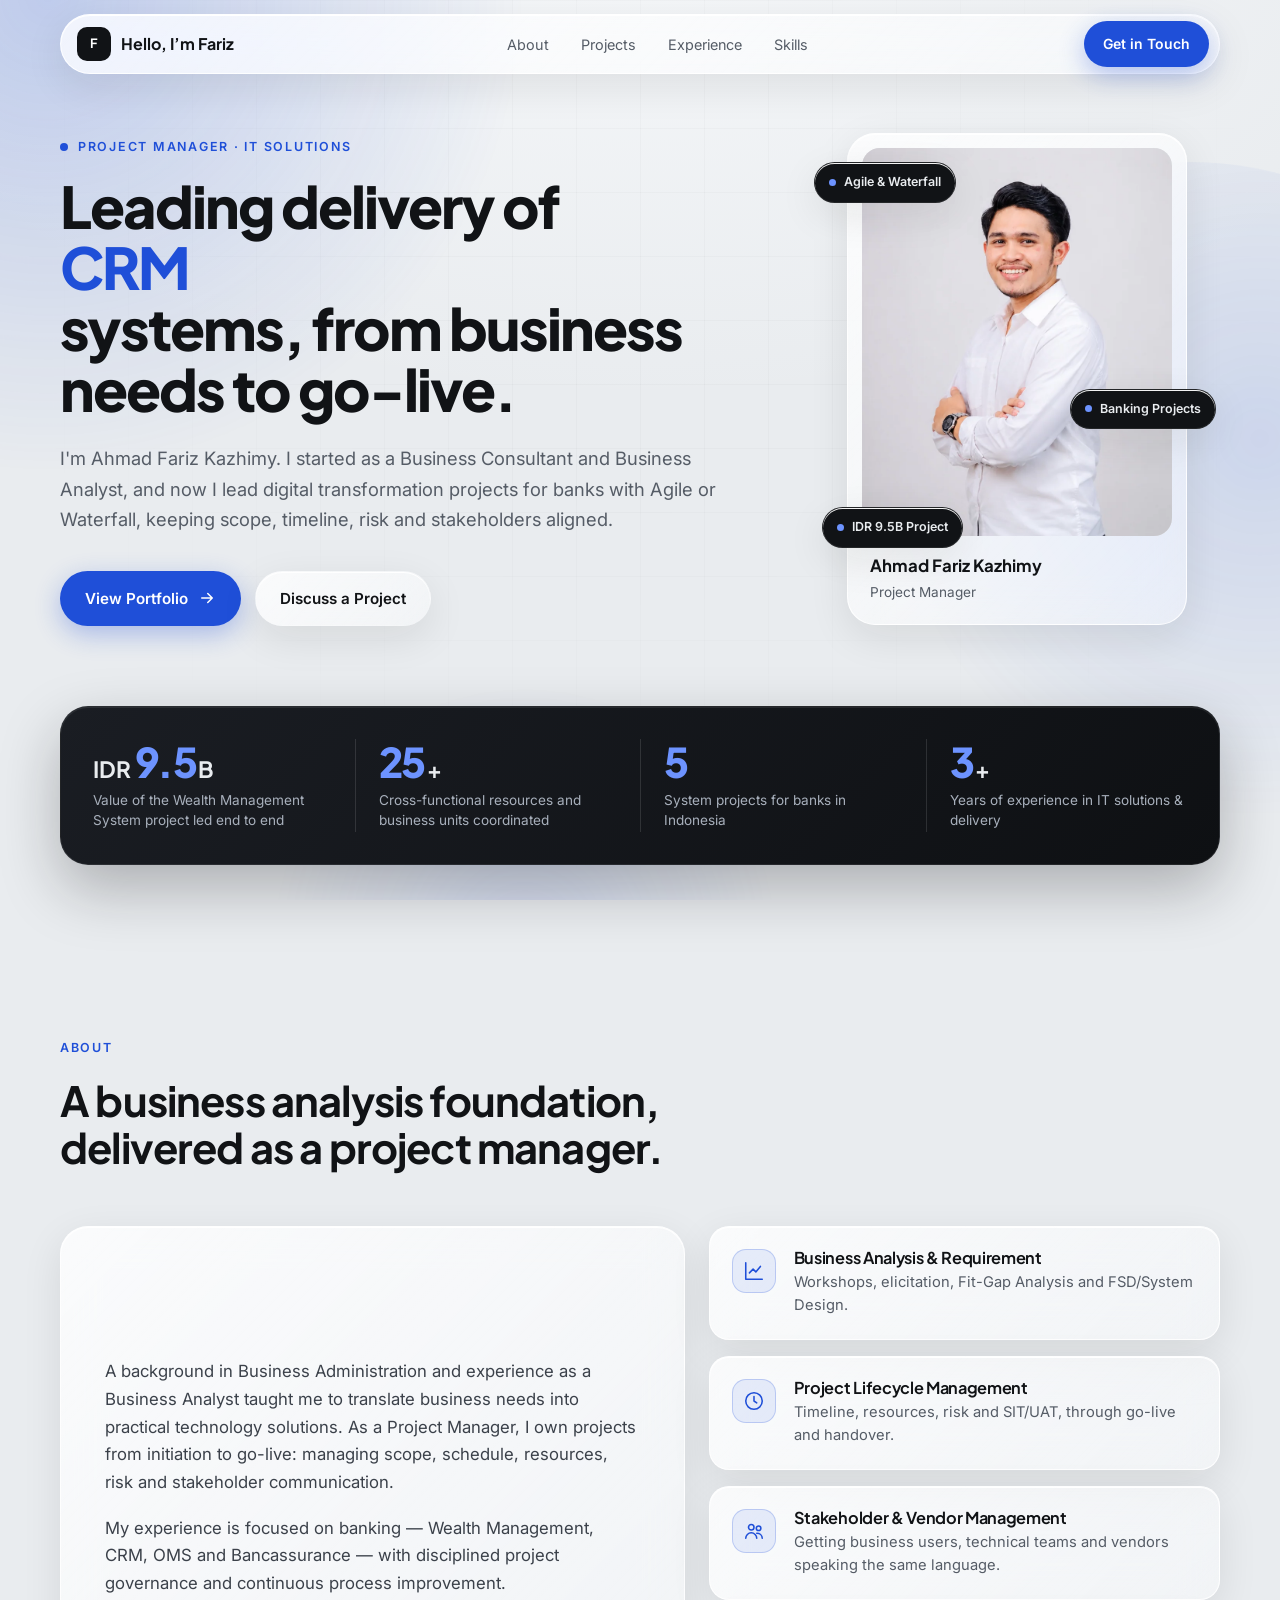
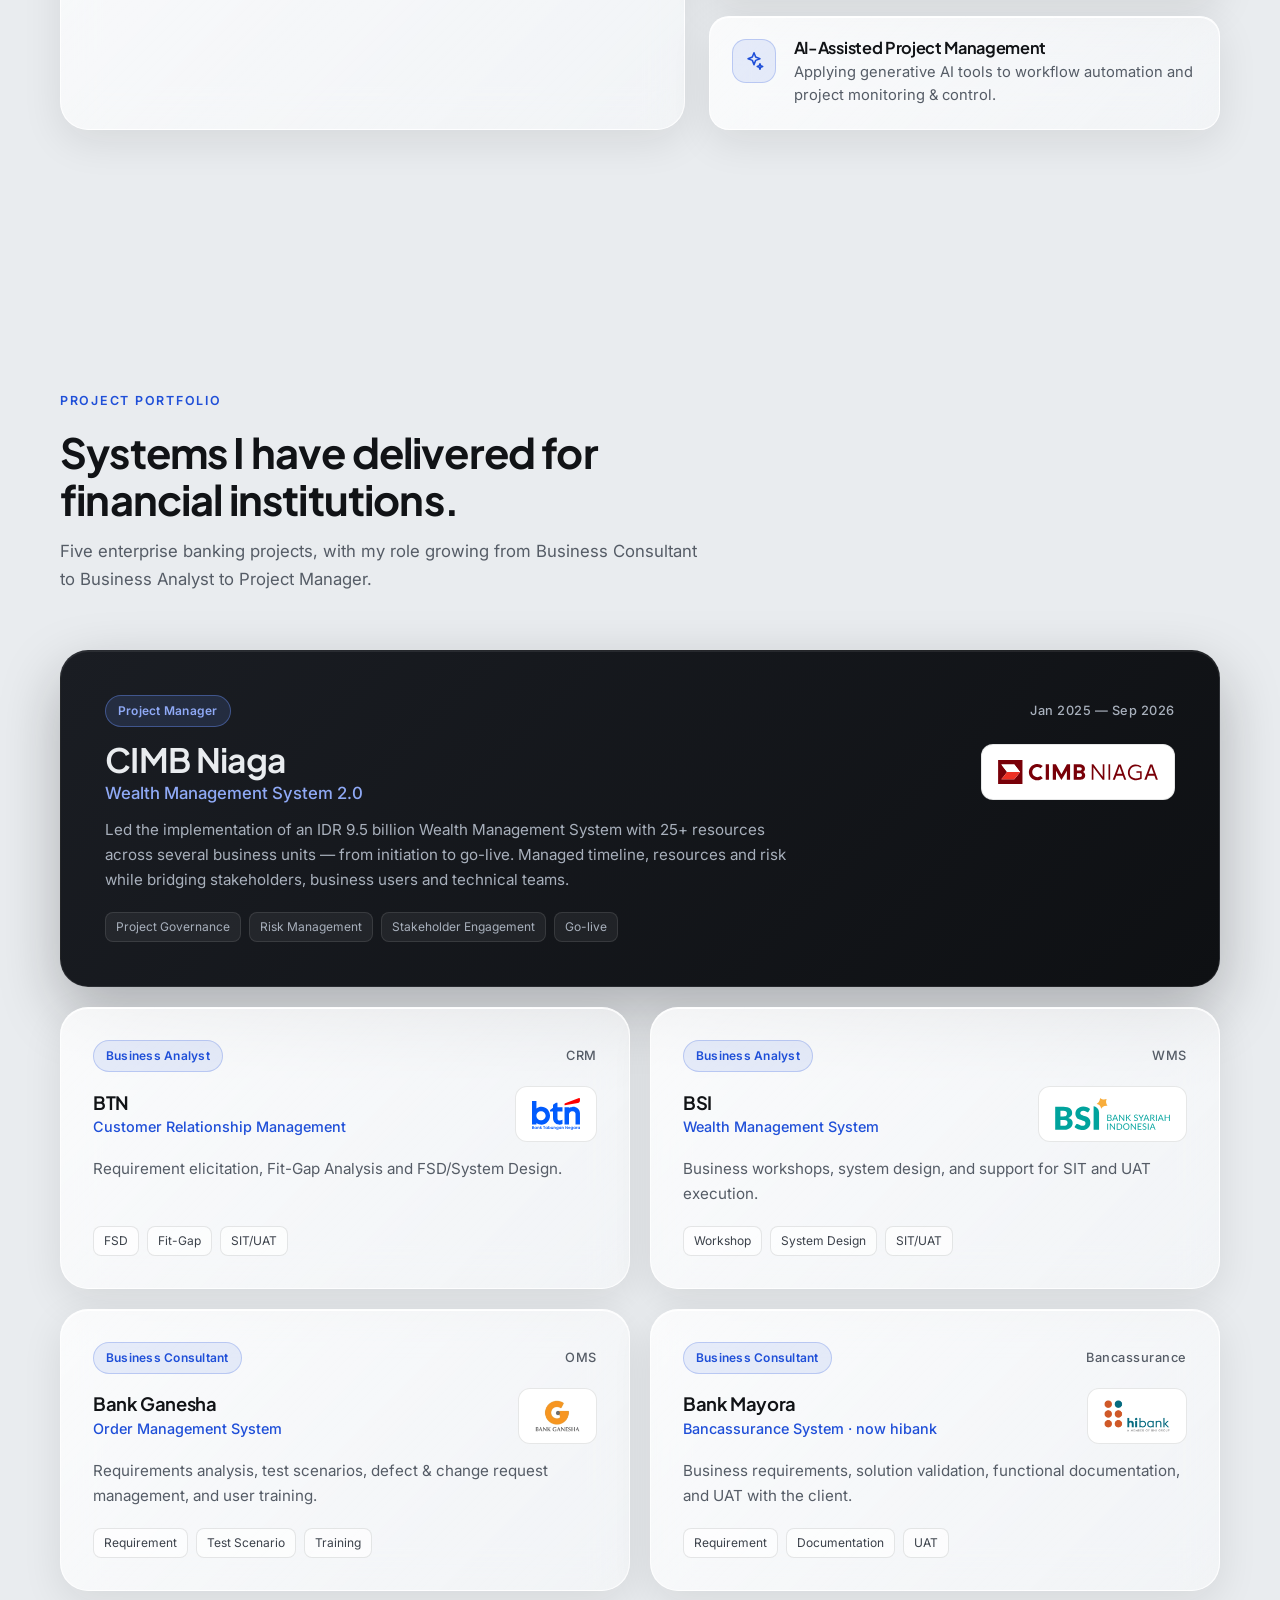
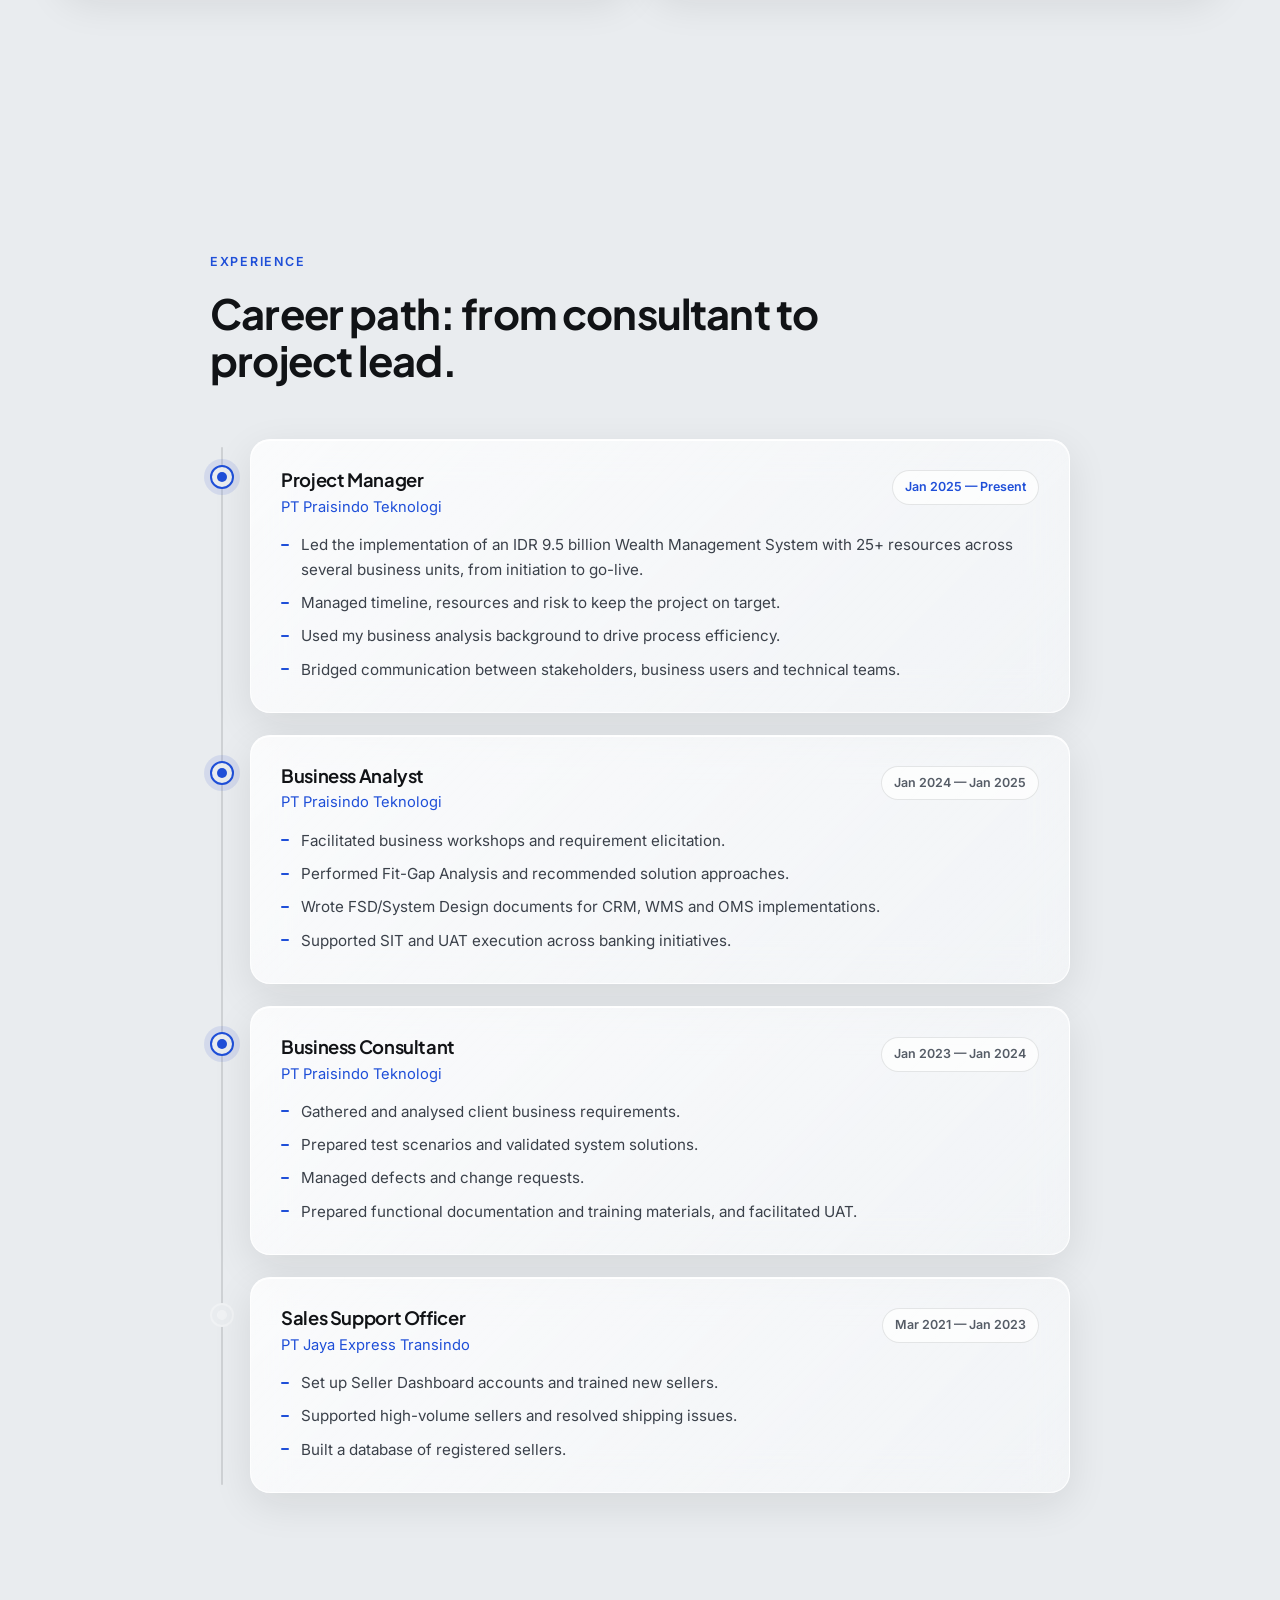
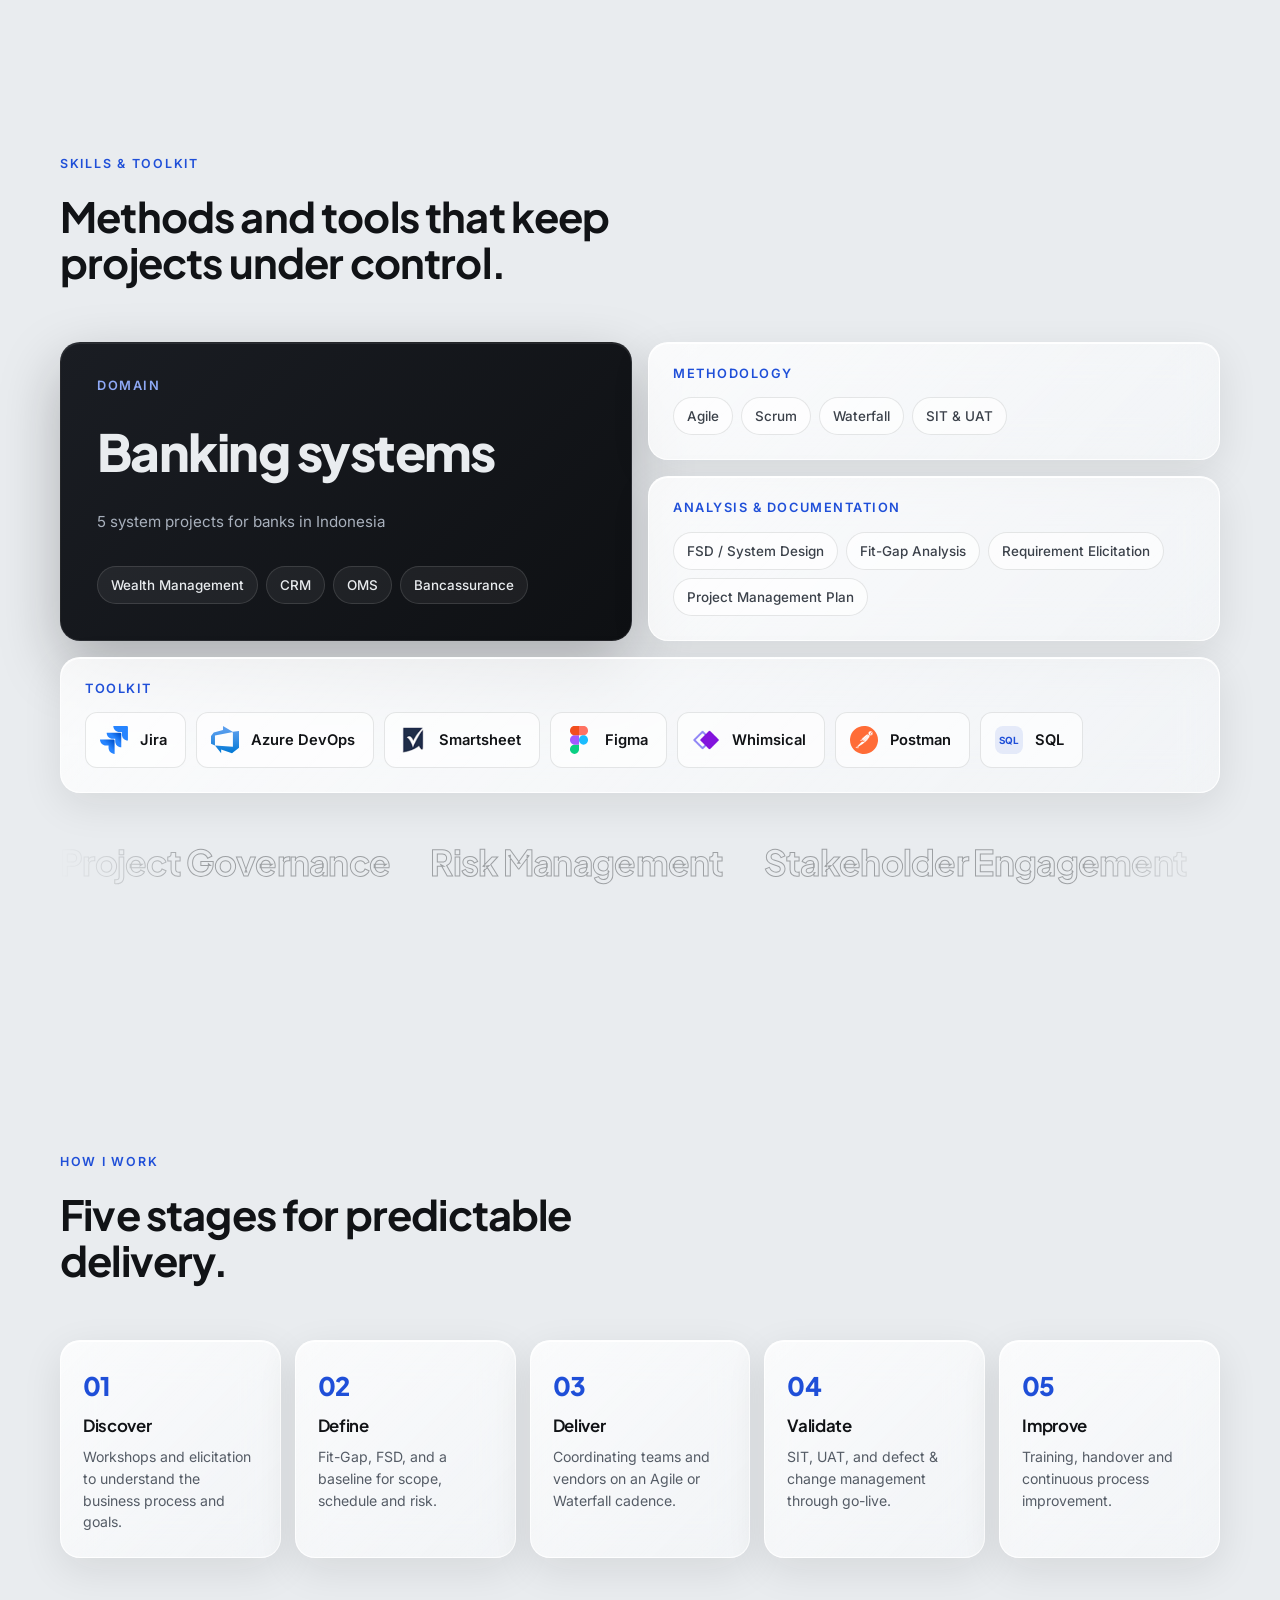
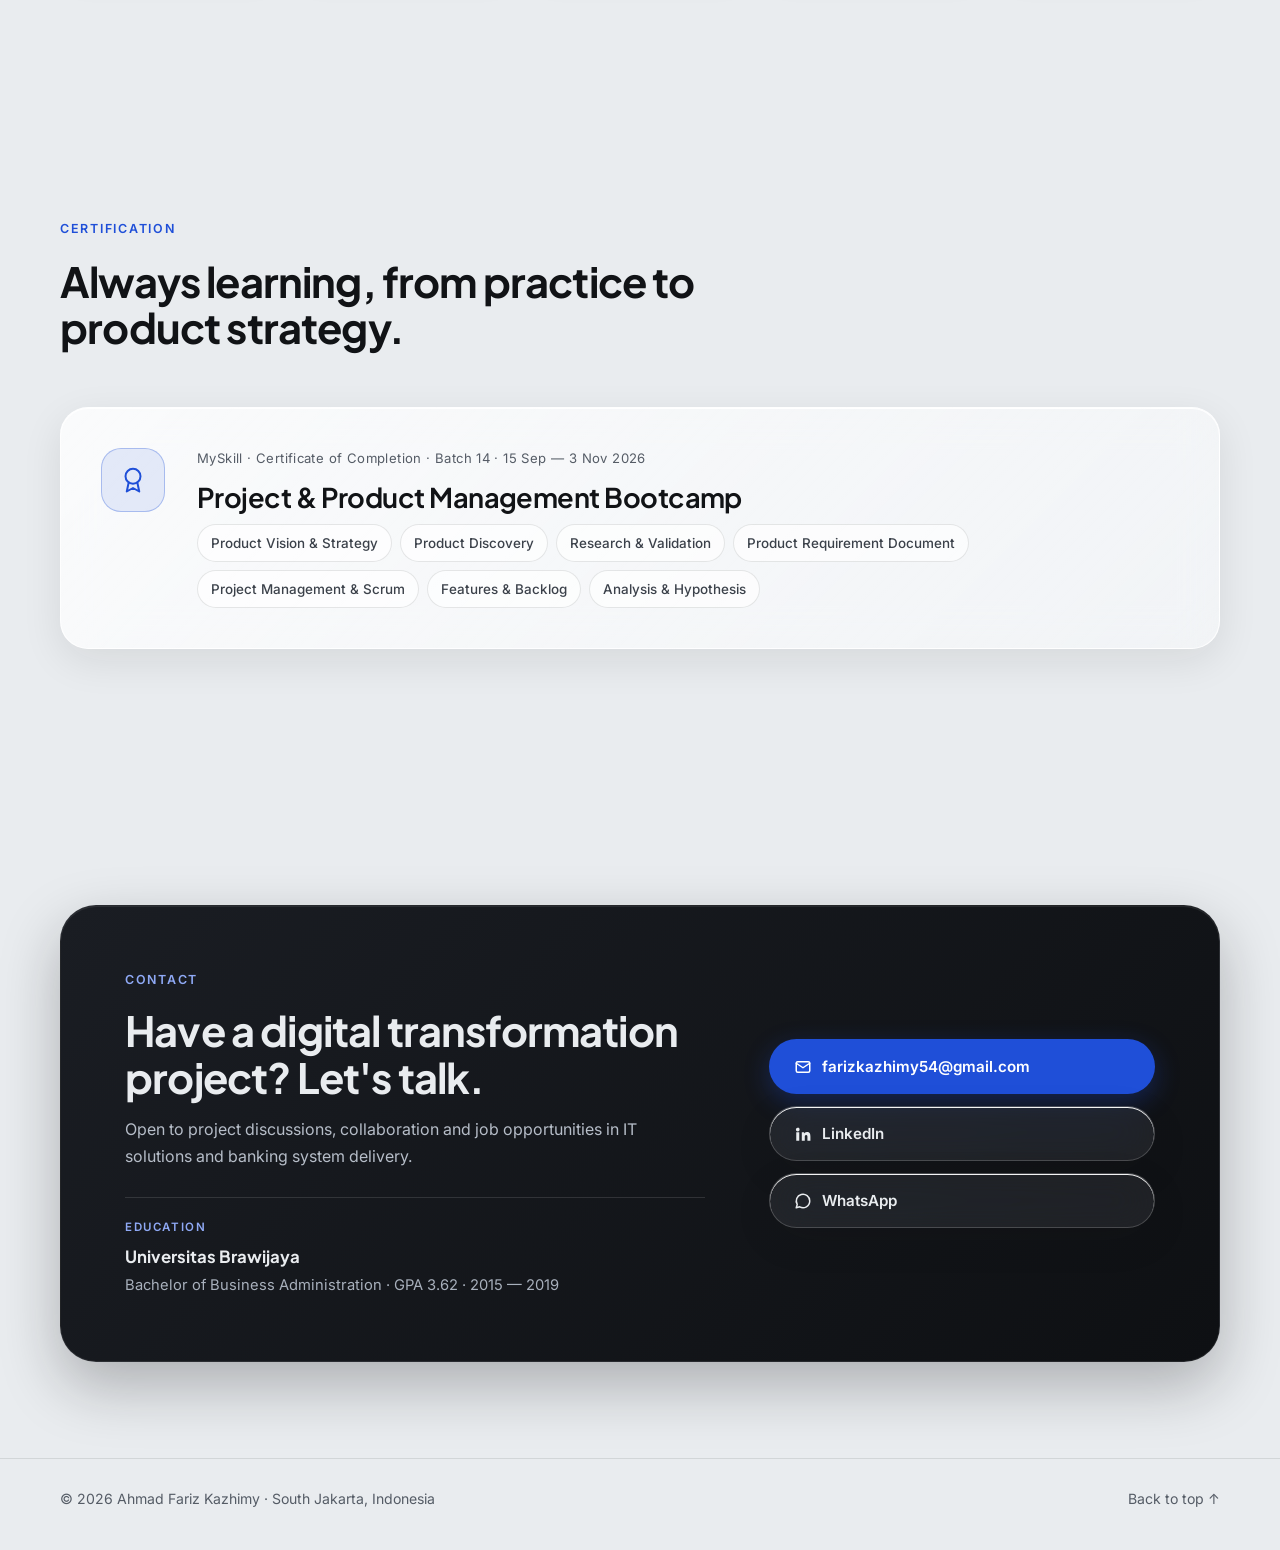
<file: index.html>
<!DOCTYPE html>
<html lang="en" dir="ltr">
<head>
  <meta charset="utf-8">
  <meta name="viewport" content="width=device-width, initial-scale=1, viewport-fit=cover">
  <script>document.documentElement.classList.add('js');</script>

  <title>Ahmad Fariz Kazhimy — Project Manager IT Solutions | Portfolio</title>
  <meta name="description" content="Portfolio of Ahmad Fariz Kazhimy, an IT Solutions Project Manager who leads Wealth Management, CRM, OMS and Bancassurance implementations for banks in Indonesia.">
  <meta name="author" content="Ahmad Fariz Kazhimy">
  <meta name="theme-color" content="#E9ECEF">
  <meta name="color-scheme" content="light">
  <link rel="canonical" href="https://portfolio-farizkazhimy.vercel.app/">

  <!-- Open Graph / Twitter -->
  <meta property="og:type" content="website">
  <meta property="og:locale" content="en_US">
  <meta property="og:title" content="Ahmad Fariz Kazhimy — Project Manager IT Solutions">
  <meta property="og:description" content="Leading end-to-end delivery of banking systems, from requirements to go-live. Wealth Management, CRM, OMS, Bancassurance.">
  <meta property="og:url" content="https://portfolio-farizkazhimy.vercel.app/">
  <meta property="og:image" content="https://portfolio-farizkazhimy.vercel.app/assets/og-image.png">
  <meta name="twitter:card" content="summary_large_image">

  <link rel="icon" href="/assets/favicon.svg" type="image/svg+xml">
  <link rel="preconnect" href="https://fonts.googleapis.com">
  <link rel="preconnect" href="https://fonts.gstatic.com" crossorigin>
  <link rel="preload" as="image" href="/assets/profile.webp" type="image/webp">
  <link href="https://fonts.googleapis.com/css2?family=Inter:wght@400;500;600&family=Plus+Jakarta+Sans:wght@500;600;700;800&display=swap" rel="stylesheet">
  <link rel="stylesheet" href="/styles.css?v=20261123">

  <script type="application/ld+json">
  {
    "@context": "https://schema.org",
    "@type": "Person",
    "name": "Ahmad Fariz Kazhimy",
    "jobTitle": "Project Manager",
    "worksFor": { "@type": "Organization", "name": "PT Praisindo Teknologi" },
    "alumniOf": { "@type": "CollegeOrUniversity", "name": "Universitas Brawijaya" },
    "address": { "@type": "PostalAddress", "addressLocality": "Jakarta Selatan", "addressRegion": "DKI Jakarta", "addressCountry": "ID" },
    "email": "mailto:farizkazhimy54@gmail.com",
    "sameAs": ["https://www.linkedin.com/in/ahmad-fariz-kazhimy-1a294a154"],
    "knowsAbout": ["Project Management", "Business Analysis", "Agile", "Scrum", "Wealth Management System", "CRM", "Banking IT"]
  }
  </script>
</head>

<body>
  <a class="skip-link" href="#main">Skip to main content</a>
  <div class="progress" aria-hidden="true"><span id="progress"></span></div>

  <!-- Ambient background -->
  <div class="bg" aria-hidden="true">
    <span class="blob blob--1"></span>
    <span class="blob blob--2"></span>
    <span class="blob blob--3"></span>
    <span class="bg__grid"></span>
  </div>

  <!-- Navigation -->
  <header class="nav" id="nav">
    <nav class="nav__inner glass" aria-label="Main navigation">
      <a class="nav__brand" href="#top" aria-label="Ahmad Fariz Kazhimy — home">
        <span class="nav__logo" aria-hidden="true">F</span>
        <span class="nav__name">Hello, I&rsquo;m Fariz</span>
      </a>
      <ul class="nav__links" id="navLinks">
        <li><a href="#about">About</a></li>
        <li><a href="#projects">Projects</a></li>
        <li><a href="#experience">Experience</a></li>
        <li><a href="#skills">Skills</a></li>
        <li><a href="#contact" class="nav__cta-mobile">Contact</a></li>
      </ul>
      <a class="btn btn--accent btn--sm nav__cta" href="#contact">Get in Touch</a>
      <button class="nav__toggle" id="navToggle" aria-expanded="false" aria-controls="navLinks" aria-label="Open menu">
        <span></span><span></span>
      </button>
    </nav>
  </header>

  <main id="main">

    <!-- HERO -->
    <section class="hero" id="top">
      <div class="container hero__grid">
        <div class="hero__copy">
          <p class="eyebrow reveal"><span class="dot"></span> Project Manager · IT Solutions</p>
          <h1 class="hero__title reveal" data-delay="1">
            Leading delivery of
            <span class="rotator" aria-live="off">
              <span class="rotator__word is-active">Wealth Management</span>
              <span class="rotator__word">CRM</span>
              <span class="rotator__word">Order Management</span>
              <span class="rotator__word">Bancassurance</span>
            </span>
            systems, from business needs to <span class="nowrap">go-live.</span>
          </h1>
          <p class="hero__lead reveal" data-delay="2">
            I'm Ahmad Fariz Kazhimy. I started as a Business Consultant and Business Analyst, and now I lead
            digital transformation projects for banks with Agile or Waterfall, keeping scope, timeline, risk
            and stakeholders aligned.
          </p>
          <div class="hero__actions reveal" data-delay="3">
            <a class="btn btn--accent" href="#projects">View Portfolio
              <svg width="18" height="18" viewBox="0 0 24 24" fill="none" stroke="currentColor" stroke-width="2" stroke-linecap="round" stroke-linejoin="round" aria-hidden="true"><path d="M5 12h14M13 6l6 6-6 6"/></svg>
            </a>
            <a class="btn btn--ghost glass" href="#contact">Discuss a Project</a>
          </div>
        </div>

        <div class="hero__visual reveal" data-delay="2">
          <div class="profile glass" id="tilt">
            <div class="profile__photo">
              <img src="/assets/profile.webp" width="800" height="1000" alt="Profile photo of Ahmad Fariz Kazhimy" fetchpriority="high">
            </div>
            <div class="profile__meta">
              <strong>Ahmad Fariz Kazhimy</strong>
              <span>Project Manager</span>
            </div>
            <span class="chip chip--a glass"><i></i> Agile &amp; Waterfall</span>
            <span class="chip chip--b glass"><i></i> Banking Projects</span>
            <span class="chip chip--c glass"><i></i> IDR 9.5B Project</span>
          </div>
        </div>
      </div>

      <div class="container">
        <ul class="stats glass reveal" data-delay="3" aria-label="Key achievements">
          <li>
            <strong class="stat__num"><span class="stat__prefix">IDR </span><span data-count="9.5" data-decimals="1">9.5</span><span class="stat__suffix">B</span></strong>
            <span class="stat__label">Value of the Wealth Management System project led end to end</span>
          </li>
          <li>
            <strong class="stat__num"><span data-count="25">25</span><span class="stat__suffix">+</span></strong>
            <span class="stat__label">Cross-functional resources and business units coordinated</span>
          </li>
          <li>
            <strong class="stat__num"><span data-count="5">5</span></strong>
            <span class="stat__label">System projects for banks in Indonesia</span>
          </li>
          <li>
            <strong class="stat__num"><span data-count-since="2023-01">3</span><span class="stat__suffix">+</span></strong>
            <span class="stat__label">Years of experience in IT solutions &amp; delivery</span>
          </li>
        </ul>
      </div>
    </section>

    <!-- ABOUT -->
    <section class="section" id="about">
      <div class="container">
        <header class="section__head reveal">
          <p class="eyebrow">About</p>
          <h2>A business analysis foundation, delivered as a project manager.</h2>
        </header>

        <div class="about">
          <div class="about__text glass reveal" data-spotlight>
            <p>
              A background in Business Administration and experience as a Business Analyst taught me to translate
              business needs into practical technology solutions. As a Project Manager, I own projects from initiation
              to go-live: managing scope, schedule, resources, risk and stakeholder communication.
            </p>
            <p>
              My experience is focused on banking — Wealth Management, CRM, OMS and Bancassurance —
              with disciplined project governance and continuous process improvement.
            </p>
          </div>

          <ul class="pillars">
            <li class="glass reveal" data-delay="1" data-spotlight>
              <span class="pillar__icon" aria-hidden="true">
                <svg viewBox="0 0 24 24" fill="none" stroke="currentColor" stroke-width="1.7" stroke-linecap="round" stroke-linejoin="round"><path d="M3 3v18h18"/><path d="M7 14l4-4 3 3 5-6"/></svg>
              </span>
              <h3>Business Analysis &amp; Requirement</h3>
              <p>Workshops, elicitation, Fit-Gap Analysis and FSD/System Design.</p>
            </li>
            <li class="glass reveal" data-delay="2" data-spotlight>
              <span class="pillar__icon" aria-hidden="true">
                <svg viewBox="0 0 24 24" fill="none" stroke="currentColor" stroke-width="1.7" stroke-linecap="round" stroke-linejoin="round"><circle cx="12" cy="12" r="9"/><path d="M12 7v5l3 2"/></svg>
              </span>
              <h3>Project Lifecycle Management</h3>
              <p>Timeline, resources, risk and SIT/UAT, through go-live and handover.</p>
            </li>
            <li class="glass reveal" data-delay="3" data-spotlight>
              <span class="pillar__icon" aria-hidden="true">
                <svg viewBox="0 0 24 24" fill="none" stroke="currentColor" stroke-width="1.7" stroke-linecap="round" stroke-linejoin="round"><circle cx="9" cy="8" r="3"/><circle cx="17" cy="9" r="2.5"/><path d="M3 20c0-3.3 2.7-6 6-6s6 2.7 6 6M15 14.5c3 0 6 1.7 6 5.5"/></svg>
              </span>
              <h3>Stakeholder &amp; Vendor Management</h3>
              <p>Getting business users, technical teams and vendors speaking the same language.</p>
            </li>
            <li class="glass reveal" data-delay="4" data-spotlight>
              <span class="pillar__icon" aria-hidden="true">
                <svg viewBox="0 0 24 24" fill="none" stroke="currentColor" stroke-width="1.7" stroke-linecap="round" stroke-linejoin="round"><path d="M12 3l1.8 4.7L18.5 9.5l-4.7 1.8L12 16l-1.8-4.7L5.5 9.5l4.7-1.8z"/><path d="M18.5 15l.8 2.2 2.2.8-2.2.8-.8 2.2-.8-2.2-2.2-.8 2.2-.8z"/></svg>
              </span>
              <h3>AI-Assisted Project Management</h3>
              <p>Applying generative AI tools to workflow automation and project monitoring &amp; control.</p>
            </li>
          </ul>
        </div>
      </div>
    </section>

    <!-- PROJECTS -->
    <section class="section" id="projects">
      <div class="container">
        <header class="section__head reveal">
          <p class="eyebrow">Project Portfolio</p>
          <h2>Systems I have delivered for financial institutions.</h2>
          <p class="section__sub">Five enterprise banking projects, with my role growing from Business Consultant to Business Analyst to Project Manager.</p>
        </header>

        <div class="projects">
          <article class="project project--featured glass reveal" data-spotlight>
            <div class="project__top">
              <span class="tag tag--accent">Project Manager</span>
              <span class="project__year">Jan 2025 — Sep 2026</span>
            </div>
            <div class="project__head">
              <h3>CIMB Niaga <small>Wealth Management System 2.0</small></h3>
              <div class="project__logo"><img src="/assets/logos/cimb-niaga.svg" alt="CIMB Niaga logo" loading="lazy" decoding="async"></div>
            </div>
            <p>
              Led the implementation of an IDR 9.5 billion Wealth Management System with 25+ resources across
              several business units — from initiation to go-live. Managed timeline, resources and risk
              while bridging stakeholders, business users and technical teams.
            </p>
            <ul class="tags">
              <li>Project Governance</li><li>Risk Management</li><li>Stakeholder Engagement</li><li>Go-live</li>
            </ul>
          </article>

          <article class="project glass reveal" data-delay="1" data-spotlight>
            <div class="project__top">
              <span class="tag">Business Analyst</span>
              <span class="project__year">CRM</span>
            </div>
            <div class="project__head">
              <h3>BTN <small>Customer Relationship Management</small></h3>
              <div class="project__logo"><img src="/assets/logos/btn.svg" alt="BTN logo" loading="lazy" decoding="async"></div>
            </div>
            <p>Requirement elicitation, Fit-Gap Analysis and FSD/System Design.</p>
            <ul class="tags"><li>FSD</li><li>Fit-Gap</li><li>SIT/UAT</li></ul>
          </article>

          <article class="project glass reveal" data-delay="2" data-spotlight>
            <div class="project__top">
              <span class="tag">Business Analyst</span>
              <span class="project__year">WMS</span>
            </div>
            <div class="project__head">
              <h3>BSI <small>Wealth Management System</small></h3>
              <div class="project__logo"><img src="/assets/logos/bsi.svg" alt="Bank Syariah Indonesia logo" loading="lazy" decoding="async"></div>
            </div>
            <p>Business workshops, system design, and support for SIT and UAT execution.</p>
            <ul class="tags"><li>Workshop</li><li>System Design</li><li>SIT/UAT</li></ul>
          </article>

          <article class="project glass reveal" data-delay="1" data-spotlight>
            <div class="project__top">
              <span class="tag">Business Consultant</span>
              <span class="project__year">OMS</span>
            </div>
            <div class="project__head">
              <h3>Bank Ganesha <small>Order Management System</small></h3>
              <div class="project__logo"><img src="/assets/logos/bank-ganesha.png" alt="Bank Ganesha logo" loading="lazy" decoding="async"></div>
            </div>
            <p>Requirements analysis, test scenarios, defect &amp; change request management, and user training.</p>
            <ul class="tags"><li>Requirement</li><li>Test Scenario</li><li>Training</li></ul>
          </article>

          <article class="project glass reveal" data-delay="2" data-spotlight>
            <div class="project__top">
              <span class="tag">Business Consultant</span>
              <span class="project__year">Bancassurance</span>
            </div>
            <div class="project__head">
              <h3>Bank Mayora <small>Bancassurance System · now hibank</small></h3>
              <div class="project__logo"><img src="/assets/logos/hibank.png" alt="hibank logo, formerly Bank Mayora" loading="lazy" decoding="async"></div>
            </div>
            <p>Business requirements, solution validation, functional documentation, and UAT with the client.</p>
            <ul class="tags"><li>Requirement</li><li>Documentation</li><li>UAT</li></ul>
          </article>
        </div>
      </div>
    </section>

    <!-- EXPERIENCE -->
    <section class="section" id="experience">
      <div class="container container--narrow">
        <header class="section__head reveal">
          <p class="eyebrow">Experience</p>
          <h2>Career path: from consultant to project lead.</h2>
        </header>

        <ol class="timeline" id="timeline">
          <li class="tl-item reveal">
            <span class="tl-node" aria-hidden="true"></span>
            <div class="tl-card glass" data-spotlight>
              <div class="tl-head">
                <div>
                  <h3>Project Manager</h3>
                  <p class="tl-org">PT Praisindo Teknologi</p>
                </div>
                <span class="tl-date tl-date--now">Jan 2025 — Present</span>
              </div>
              <ul class="tl-list">
                <li>Led the implementation of an IDR 9.5 billion Wealth Management System with 25+ resources across several business units, from initiation to go-live.</li>
                <li>Managed timeline, resources and risk to keep the project on target.</li>
                <li>Used my business analysis background to drive process efficiency.</li>
                <li>Bridged communication between stakeholders, business users and technical teams.</li>
              </ul>
            </div>
          </li>

          <li class="tl-item reveal">
            <span class="tl-node" aria-hidden="true"></span>
            <div class="tl-card glass" data-spotlight>
              <div class="tl-head">
                <div>
                  <h3>Business Analyst</h3>
                  <p class="tl-org">PT Praisindo Teknologi</p>
                </div>
                <span class="tl-date">Jan 2024 — Jan 2025</span>
              </div>
              <ul class="tl-list">
                <li>Facilitated business workshops and requirement elicitation.</li>
                <li>Performed Fit-Gap Analysis and recommended solution approaches.</li>
                <li>Wrote FSD/System Design documents for CRM, WMS and OMS implementations.</li>
                <li>Supported SIT and UAT execution across banking initiatives.</li>
              </ul>
            </div>
          </li>

          <li class="tl-item reveal">
            <span class="tl-node" aria-hidden="true"></span>
            <div class="tl-card glass" data-spotlight>
              <div class="tl-head">
                <div>
                  <h3>Business Consultant</h3>
                  <p class="tl-org">PT Praisindo Teknologi</p>
                </div>
                <span class="tl-date">Jan 2023 — Jan 2024</span>
              </div>
              <ul class="tl-list">
                <li>Gathered and analysed client business requirements.</li>
                <li>Prepared test scenarios and validated system solutions.</li>
                <li>Managed defects and change requests.</li>
                <li>Prepared functional documentation and training materials, and facilitated UAT.</li>
              </ul>
            </div>
          </li>

          <li class="tl-item reveal">
            <span class="tl-node tl-node--muted" aria-hidden="true"></span>
            <div class="tl-card glass" data-spotlight>
              <div class="tl-head">
                <div>
                  <h3>Sales Support Officer</h3>
                  <p class="tl-org">PT Jaya Express Transindo</p>
                </div>
                <span class="tl-date">Mar 2021 — Jan 2023</span>
              </div>
              <ul class="tl-list">
                <li>Set up Seller Dashboard accounts and trained new sellers.</li>
                <li>Supported high-volume sellers and resolved shipping issues.</li>
                <li>Built a database of registered sellers.</li>
              </ul>
            </div>
          </li>
        </ol>
      </div>
    </section>

    <!-- SKILLS -->
    <section class="section" id="skills">
      <div class="container">
        <header class="section__head reveal">
          <p class="eyebrow">Skills &amp; Toolkit</p>
          <h2>Methods and tools that keep projects under control.</h2>
        </header>

        <div class="bento">
          <div class="bento__tile bento__domain glass reveal" data-spotlight>
            <h3>Domain</h3>
            <p class="bento__big">Banking systems</p>
            <p class="bento__note">5 system projects for banks in Indonesia</p>
            <ul class="chips"><li>Wealth Management</li><li>CRM</li><li>OMS</li><li>Bancassurance</li></ul>
          </div>
          <div class="bento__tile glass reveal" data-delay="1" data-spotlight>
            <h3>Methodology</h3>
            <ul class="chips"><li>Agile</li><li>Scrum</li><li>Waterfall</li><li>SIT &amp; UAT</li></ul>
          </div>
          <div class="bento__tile glass reveal" data-delay="2" data-spotlight>
            <h3>Analysis &amp; documentation</h3>
            <ul class="chips"><li>FSD / System Design</li><li>Fit-Gap Analysis</li><li>Requirement Elicitation</li><li>Project Management Plan</li></ul>
          </div>
          <div class="bento__tile bento__tools glass reveal" data-delay="3" data-spotlight>
            <h3>Toolkit</h3>
            <ul class="toolkit">
              <li><img src="/assets/logos/jira.svg" alt="" width="28" height="28" loading="lazy">Jira</li>
              <li><img src="/assets/logos/azure-devops.svg" alt="" width="28" height="28" loading="lazy">Azure DevOps</li>
              <li><img src="/assets/logos/smartsheet.png" alt="" width="28" height="28" loading="lazy">Smartsheet</li>
              <li><img src="/assets/logos/figma.svg" alt="" width="28" height="28" loading="lazy">Figma</li>
              <li><img src="/assets/logos/whimsical.png" alt="" width="28" height="28" loading="lazy">Whimsical</li>
              <li><img src="/assets/logos/postman.svg" alt="" width="28" height="28" loading="lazy">Postman</li>
              <li><span class="toolkit__mark toolkit__mark--text" aria-hidden="true">SQL</span>SQL</li>
            </ul>
          </div>
        </div>

        <div class="marquee reveal" aria-hidden="true">
          <div class="marquee__track" id="marqueeTrack">
            <span>Project Governance</span><span>Risk Management</span><span>Stakeholder Engagement</span>
            <span>Requirement Elicitation</span><span>Process Improvement</span><span>Vendor Management</span>
            <span>Digital Transformation</span><span>Change Management</span>
          </div>
        </div>
      </div>
    </section>

    <!-- APPROACH -->
    <section class="section" id="approach">
      <div class="container">
        <header class="section__head reveal">
          <p class="eyebrow">How I Work</p>
          <h2>Five stages for predictable delivery.</h2>
        </header>
        <ol class="steps">
          <li class="glass reveal" data-spotlight><span class="step__n">01</span><h3>Discover</h3><p>Workshops and elicitation to understand the business process and goals.</p></li>
          <li class="glass reveal" data-delay="1" data-spotlight><span class="step__n">02</span><h3>Define</h3><p>Fit-Gap, FSD, and a baseline for scope, schedule and risk.</p></li>
          <li class="glass reveal" data-delay="2" data-spotlight><span class="step__n">03</span><h3>Deliver</h3><p>Coordinating teams and vendors on an Agile or Waterfall cadence.</p></li>
          <li class="glass reveal" data-delay="3" data-spotlight><span class="step__n">04</span><h3>Validate</h3><p>SIT, UAT, and defect &amp; change management through go-live.</p></li>
          <li class="glass reveal" data-delay="4" data-spotlight><span class="step__n">05</span><h3>Improve</h3><p>Training, handover and continuous process improvement.</p></li>
        </ol>
      </div>
    </section>

    <!-- CERTIFICATION -->
    <section class="section" id="certification">
      <div class="container">
        <header class="section__head reveal">
          <p class="eyebrow">Certification</p>
          <h2>Always learning, from practice to product strategy.</h2>
        </header>
        <article class="cert glass reveal" data-spotlight>
          <div class="cert__badge" aria-hidden="true">
            <svg viewBox="0 0 24 24" fill="none" stroke="currentColor" stroke-width="1.6" stroke-linecap="round" stroke-linejoin="round"><circle cx="12" cy="9" r="6"/><path d="m8.5 14.2-1.5 7 5-2.8 5 2.8-1.5-7"/></svg>
          </div>
          <div class="cert__body">
            <p class="cert__meta">MySkill · Certificate of Completion · Batch 14 · 15 Sep — 3 Nov 2026</p>
            <h3>Project &amp; Product Management Bootcamp</h3>
            <ul class="chips">
              <li>Product Vision &amp; Strategy</li>
              <li>Product Discovery</li>
              <li>Research &amp; Validation</li>
              <li>Product Requirement Document</li>
              <li>Project Management &amp; Scrum</li>
              <li>Features &amp; Backlog</li>
              <li>Analysis &amp; Hypothesis</li>
            </ul>
          </div>
        </article>
      </div>
    </section>

    <!-- EDUCATION + CONTACT -->
    <section class="section section--last" id="contact">
      <div class="container">
        <div class="cta glass reveal" data-spotlight>
          <div class="cta__copy">
            <p class="eyebrow">Contact</p>
            <h2>Have a digital transformation project? Let's talk.</h2>
            <p>Open to project discussions, collaboration and job opportunities in IT solutions and banking system delivery.</p>
            <div class="edu">
              <span class="edu__label">Education</span>
              <strong>Universitas Brawijaya</strong>
              <span>Bachelor of Business Administration · GPA 3.62 · 2015 — 2019</span>
            </div>
          </div>
          <div class="cta__actions">
            <a class="btn btn--accent" href="mailto:farizkazhimy54@gmail.com">
              <svg width="18" height="18" viewBox="0 0 24 24" fill="none" stroke="currentColor" stroke-width="2" stroke-linecap="round" stroke-linejoin="round" aria-hidden="true"><rect x="3" y="5" width="18" height="14" rx="2"/><path d="m3 7 9 6 9-6"/></svg>
              farizkazhimy54@gmail.com
            </a>
            <a class="btn btn--ghost glass" href="https://www.linkedin.com/in/ahmad-fariz-kazhimy-1a294a154" target="_blank" rel="noopener noreferrer">
              <svg width="18" height="18" viewBox="0 0 24 24" fill="currentColor" aria-hidden="true"><path d="M4.98 3.5A2.5 2.5 0 1 1 5 8.5a2.5 2.5 0 0 1-.02-5ZM3 9.75h4V21H3V9.75Zm6.5 0h3.8v1.6h.06c.53-1 1.83-2.05 3.77-2.05 4.03 0 4.77 2.65 4.77 6.1V21h-4v-4.9c0-1.17-.02-2.67-1.63-2.67-1.63 0-1.88 1.27-1.88 2.59V21h-4V9.75Z"/></svg>
              LinkedIn
            </a>
            <a class="btn btn--ghost glass" href="https://wa.me/6281337207474" target="_blank" rel="noopener noreferrer">
              <svg width="18" height="18" viewBox="0 0 24 24" fill="none" stroke="currentColor" stroke-width="2" stroke-linecap="round" stroke-linejoin="round" aria-hidden="true"><path d="M21 12a9 9 0 0 1-13.4 7.8L3 21l1.3-4.4A9 9 0 1 1 21 12Z"/></svg>
              WhatsApp
            </a>
          </div>
        </div>
      </div>
    </section>
  </main>

  <footer class="footer">
    <div class="container footer__inner">
      <span>© <span id="year">2026</span> Ahmad Fariz Kazhimy · South Jakarta, Indonesia</span>
      <a href="#top" class="footer__top">Back to top ↑</a>
    </div>
  </footer>

  <script src="/script.js?v=20261123" defer></script>
</body>
</html>
</file>
<file: styles.css>
/* ==========================================================================
   Ahmad Fariz Kazhimy — Portfolio
   Palette 60 / 30 / 10
   60% Claude Grey #E9ECEF  (page ground, white glass cards)
   30% Jet Black   #111316  (text, logo, photo chips, dark blocks: stats, featured project, contact)
   10% Cobalt      #1F4FD8  (CTA, eyebrows, step numbers, active links, timeline nodes, badges)
   ========================================================================== */

:root {
  /* 60% — ground */
  --bg: #e9ecef;
  --bg-glow: #f6f8fa;

  /* 30% — ink */
  --ink: #111316;
  --text: var(--ink);
  --text-soft: #3b414a;
  --muted: #555c66;
  --line: rgba(17, 19, 22, .10);

  /* 10% — accent */
  --accent: #1f4fd8;
  --accent-tint: rgba(31, 79, 216, .10);
  --accent-line: rgba(31, 79, 216, .30);
  /* role tokens: cobalt on light ground, a lighter cobalt inside the dark blocks (contrast) */
  --highlight: var(--accent);        /* numbers, dots, focus ring, rotator */
  --highlight-text: var(--accent);   /* eyebrows, small labels, org names */
  --spot: rgba(31, 79, 216, .10);    /* cursor spotlight on glass cards */

  /* Dark blocks (30%) */
  --dark-1: #1a1d23;
  --dark-2: #0e1013;
  --on-dark: #e9ecef;
  --on-dark-muted: #a8b0bc;
  --accent-on-dark: #6d93ff;
  --accent-on-dark-text: #8fa9f5;

  /* Glass */
  --glass-bg: linear-gradient(135deg, rgba(255,255,255,.78), rgba(255,255,255,.42));
  --glass-border: rgba(255, 255, 255, .85);
  --glass-blur: blur(20px) saturate(150%);
  --glass-shadow: 0 12px 40px rgba(17,19,22,.09), inset 0 1px 0 rgba(255,255,255,.95);

  --radius-lg: 28px;
  --radius-md: 20px;
  --radius-sm: 12px;

  --font-head: "Plus Jakarta Sans", ui-sans-serif, system-ui, -apple-system, "Segoe UI", Roboto, sans-serif;
  --font-body: "Inter", ui-sans-serif, system-ui, -apple-system, "Segoe UI", Roboto, sans-serif;

  --ease: cubic-bezier(.22, .8, .24, 1);
  --nav-h: 76px;
}

/* ---------- Reset / base ---------- */
*, *::before, *::after { box-sizing: border-box; }
html { scroll-behavior: smooth; scroll-padding-top: calc(var(--nav-h) + 16px); -webkit-text-size-adjust: 100%; }
body {
  margin: 0;
  background: var(--bg);
  color: var(--text);
  font-family: var(--font-body);
  font-size: 1rem;
  line-height: 1.65;
  -webkit-font-smoothing: antialiased;
  text-rendering: optimizeLegibility;
  overflow-x: hidden;
}
img { max-width: 100%; display: block; }
a { color: inherit; text-decoration: none; }
ul, ol { margin: 0; padding: 0; list-style: none; }
h1, h2, h3, p { margin: 0; }
button { font: inherit; color: inherit; }
:focus-visible { outline: 2px solid var(--highlight); outline-offset: 3px; border-radius: 8px; }
::selection { background: var(--accent); color: #fff; }

.container { width: min(1160px, 100% - 40px); margin-inline: auto; }
.container--narrow { width: min(860px, 100% - 40px); }

.skip-link {
  position: fixed; left: 16px; top: -60px; z-index: 200;
  background: var(--highlight); color: var(--bg); padding: 10px 16px; border-radius: 10px; font-weight: 600;
  transition: top .2s var(--ease);
}
.skip-link:focus { top: 16px; }

/* ---------- Scroll progress ---------- */
.progress { position: fixed; inset: 0 0 auto 0; height: 3px; z-index: 120; background: transparent; }
.progress span {
  display: block; height: 100%; width: 100%;
  background: linear-gradient(90deg, var(--ink), var(--accent));
  transform: scaleX(0); transform-origin: left;
}

/* ---------- Ambient background ---------- */
.bg { position: fixed; inset: 0; z-index: -1; overflow: hidden; background:
  radial-gradient(1200px 700px at 50% -10%, var(--bg-glow), transparent 70%), var(--bg); }
.blob { position: absolute; border-radius: 50%; will-change: transform; opacity: .22; }
.blob--1 {
  width: 62vmax; height: 62vmax; left: -18vmax; top: -22vmax;
  background: radial-gradient(circle at 35% 35%, var(--accent), transparent 66%);
  animation: drift1 26s ease-in-out infinite alternate;
}
.blob--2 {
  width: 54vmax; height: 54vmax; right: -20vmax; top: 18vh;
  background: radial-gradient(circle at 60% 40%, var(--accent), transparent 66%);
  opacity: .14;
  animation: drift2 32s ease-in-out infinite alternate;
}
.blob--3 {
  width: 42vmax; height: 42vmax; left: 20vw; bottom: -24vmax;
  background: radial-gradient(circle at 50% 50%, var(--accent), transparent 68%);
  opacity: .12;
  animation: drift3 38s ease-in-out infinite alternate;
}
.bg__grid {
  position: absolute; inset: 0; opacity: .5;
  background-image:
    linear-gradient(rgba(17,19,22,.045) 1px, transparent 1px),
    linear-gradient(90deg, rgba(17,19,22,.045) 1px, transparent 1px);
  background-size: 64px 64px;
  -webkit-mask-image: radial-gradient(ellipse at 50% 30%, #000 20%, transparent 75%);
          mask-image: radial-gradient(ellipse at 50% 30%, #000 20%, transparent 75%);
}
@keyframes drift1 { to { transform: translate3d(12vmax, 8vmax, 0) scale(1.12); } }
@keyframes drift2 { to { transform: translate3d(-10vmax, -6vmax, 0) scale(1.08); } }
@keyframes drift3 { to { transform: translate3d(8vmax, -10vmax, 0) scale(1.18); } }

/* ---------- Glass ---------- */
.glass {
  position: relative;
  background: var(--glass-bg);
  border: 1px solid var(--glass-border);
  -webkit-backdrop-filter: var(--glass-blur);
          backdrop-filter: var(--glass-blur);
  box-shadow: var(--glass-shadow);
}
@supports not ((backdrop-filter: blur(1px)) or (-webkit-backdrop-filter: blur(1px))) {
  .glass { background: rgba(255, 255, 255, .9); }
}
/* cursor spotlight (driven by script.js via --mx / --my) */
[data-spotlight]::before {
  content: ""; position: absolute; inset: 0; border-radius: inherit; pointer-events: none;
  background: radial-gradient(320px circle at var(--mx, 50%) var(--my, 0%), var(--spot), transparent 70%);
  opacity: 0; transition: opacity .35s var(--ease);
}
[data-spotlight]:hover::before { opacity: 1; }

/* ---------- Typography ---------- */
h1, h2, h3 { font-family: var(--font-head); letter-spacing: -0.02em; line-height: 1.12; }
h2 { font-size: clamp(1.75rem, 3.4vw, 2.6rem); font-weight: 700; max-width: 22ch; }
h3 { font-size: 1.15rem; font-weight: 650; }
.eyebrow {
  display: inline-flex; align-items: center; gap: 10px;
  font-size: .78rem; font-weight: 600; letter-spacing: .14em; text-transform: uppercase; color: var(--highlight-text);
  margin-bottom: 18px;
}
.eyebrow .dot { width: 8px; height: 8px; border-radius: 50%; background: var(--highlight); box-shadow: 0 0 0 0 rgba(31,79,216,.5); animation: pulse 2.4s infinite; }
@keyframes pulse { 70% { box-shadow: 0 0 0 10px rgba(31,79,216,0); } 100% { box-shadow: 0 0 0 0 rgba(31,79,216,0); } }

/* ---------- Buttons ---------- */
.btn {
  display: inline-flex; align-items: center; justify-content: center; gap: 10px;
  padding: 14px 24px; border-radius: 999px; border: 1px solid transparent;
  font-weight: 600; font-size: .95rem; cursor: pointer;
  transition: transform .25s var(--ease), box-shadow .25s var(--ease), background .25s var(--ease), border-color .25s var(--ease);
}
.btn svg { transition: transform .25s var(--ease); }
.btn:hover svg { transform: translateX(3px); }
.btn:active { transform: scale(.97); }
.btn--sm { padding: 10px 18px; font-size: .875rem; }
.btn--accent { background: var(--accent); color: #fff; box-shadow: 0 8px 26px rgba(31,79,216,.32); }
.btn--accent:hover { transform: translateY(-2px); box-shadow: 0 14px 34px rgba(31,79,216,.42); }
.btn--ghost { color: var(--text); }
.btn--ghost:hover { transform: translateY(-2px); border-color: rgba(143,163,238,.55); }

/* ---------- Navigation ---------- */
.nav { position: fixed; inset: 14px 0 auto 0; z-index: 100; }
.nav__inner {
  width: min(1160px, 100% - 28px); margin-inline: auto; height: 60px; padding: 0 10px 0 16px;
  border-radius: 999px; display: flex; align-items: center; justify-content: space-between; gap: 16px;
  transition: background .3s var(--ease), box-shadow .3s var(--ease);
}
.nav.is-scrolled .nav__inner { background: linear-gradient(135deg, rgba(233,236,239,.88), rgba(233,236,239,.7)); }
.nav__brand { display: flex; align-items: center; gap: 10px; font-family: var(--font-head); font-weight: 700; }
.nav__logo {
  width: 34px; height: 34px; border-radius: 10px; display: grid; place-items: center; font-size: .8rem;
  background: var(--ink); color: #fff;
}
.nav__links { display: flex; gap: 4px; }
.nav__links a {
  padding: 8px 14px; border-radius: 999px; font-size: .9rem; color: var(--muted);
  transition: color .2s, background .2s;
}
.nav__links a:hover, .nav__links a.is-active { color: var(--accent); background: var(--accent-tint); }
.nav__cta-mobile { display: none; }
.nav__toggle { display: none; }

/* ---------- Sections ---------- */
.section { padding: clamp(72px, 10vw, 128px) 0; }
.section--last { padding-bottom: clamp(56px, 8vw, 96px); }
.section__head { margin-bottom: clamp(32px, 5vw, 56px); }
.section__sub { margin-top: 16px; color: var(--muted); max-width: 58ch; font-size: 1.05rem; }

/* ---------- Hero ---------- */
.hero { padding: calc(var(--nav-h) + 56px) 0 40px; }
.hero__grid { display: grid; grid-template-columns: 1.25fr .75fr; gap: clamp(32px, 6vw, 80px); align-items: center; }
.hero__title { font-size: clamp(2.1rem, 4.6vw, 3.6rem); font-weight: 800; letter-spacing: -0.035em; line-height: 1.06; }
.rotator { display: grid; color: var(--highlight); }
.rotator__word {
  grid-area: 1 / 1; opacity: 0; transform: translateY(40%); filter: blur(6px);
  transition: opacity .6s var(--ease), transform .6s var(--ease), filter .6s var(--ease);
  white-space: nowrap;
}
.rotator__word.is-active { opacity: 1; transform: none; filter: none; }
.rotator__word.is-leaving { opacity: 0; transform: translateY(-40%); filter: blur(6px); }
.hero__lead { margin-top: 24px; color: var(--muted); font-size: clamp(1rem, 1.5vw, 1.15rem); max-width: 56ch; }
.hero__actions { margin-top: 36px; display: flex; flex-wrap: wrap; gap: 14px; }

.hero__visual { display: grid; place-items: center; perspective: 1000px; }
.profile {
  width: min(340px, 100%); border-radius: var(--radius-lg); padding: 14px;
  transform-style: preserve-3d; transition: transform .25s var(--ease);
  animation: float 7s ease-in-out infinite;
}
.profile__photo { position: relative; isolation: isolate; border-radius: 18px; overflow: hidden; aspect-ratio: 4 / 5; background: var(--bg); }
.profile__photo img { width: 100%; height: 100%; object-fit: cover; object-position: 50% 8%; transform: scaleX(-1); } /* mirrored so the portrait faces the headline */
.profile__meta { display: grid; gap: 2px; padding: 16px 8px 6px; }
.profile__meta strong { font-family: var(--font-head); font-size: 1.05rem; }
.profile__meta span { color: var(--muted); font-size: .85rem; }
@keyframes float { 50% { translate: 0 -10px; } }

.chip {
  position: absolute; z-index: 2; background: var(--ink); color: var(--on-dark); border-color: rgba(255,255,255,.08);
  display: inline-flex; align-items: center; gap: 8px; padding: 9px 14px;
  border-radius: 999px; font-size: .78rem; font-weight: 600; white-space: nowrap;
  transform: translateZ(40px);
}
.chip i { width: 7px; height: 7px; border-radius: 50%; background: var(--accent-on-dark); }
.chip--a { top: 28px; left: -34px; animation: bob 6s ease-in-out infinite; }
.chip--b { top: 52%; right: -30px; animation: bob 7s ease-in-out -2s infinite; }
.chip--c { bottom: 76px; left: -26px; animation: bob 8s ease-in-out -4s infinite; }
@keyframes bob { 50% { translate: 0 -9px; } }

/* Stats */
.stats {
  margin-top: clamp(44px, 7vw, 80px); border-radius: var(--radius-lg);
  display: grid; grid-template-columns: repeat(4, 1fr); padding: 8px;
}
.stats li { padding: 26px 24px; display: grid; gap: 8px; position: relative; }
.stats li + li::before {
  content: ""; position: absolute; left: 0; top: 24px; bottom: 24px; width: 1px; background: var(--glass-border);
}
.stat__num { font-family: var(--font-head); font-size: clamp(1.9rem, 3.2vw, 2.7rem); font-weight: 800; letter-spacing: -0.03em; color: var(--highlight); line-height: 1; }
.stat__prefix, .stat__suffix { font-size: .55em; font-weight: 700; letter-spacing: 0; color: var(--text); }
.stat__suffix { margin-left: 2px; }
.stat__label { color: var(--muted); font-size: .85rem; line-height: 1.5; }

/* ---------- About ---------- */
.about { display: grid; grid-template-columns: 1.1fr .9fr; gap: 24px; align-items: stretch; }
.about__text { border-radius: var(--radius-lg); padding: clamp(24px, 4vw, 44px); display: grid; gap: 18px; align-content: center; font-size: 1.05rem; color: var(--text-soft); }
.pillars { display: grid; gap: 16px; }
.pillars li { border-radius: var(--radius-md); padding: 22px 24px 22px 84px; }
.pillar__icon {
  position: absolute; left: 22px; top: 22px; width: 44px; height: 44px; border-radius: 14px; display: grid; place-items: center;
  background: rgba(31,79,216,.09); color: var(--accent); border: 1px solid rgba(31,79,216,.22);
}
.pillar__icon svg { width: 22px; height: 22px; }
.pillars h3 { font-size: 1.02rem; }
.pillars p { margin-top: 4px; color: var(--muted); font-size: .92rem; line-height: 1.55; }

/* ---------- Projects ---------- */
.projects { display: grid; grid-template-columns: repeat(2, 1fr); gap: 20px; }
.project { border-radius: var(--radius-lg); padding: clamp(22px, 3vw, 32px); display: flex; flex-direction: column; gap: 14px;
  transition: transform .4s var(--ease), border-color .3s; }
.project:hover { transform: translateY(-6px); border-color: rgba(143,163,238,.4); }
.project--featured { grid-column: 1 / -1; padding: clamp(26px, 4vw, 44px); }
.project--featured h3 { font-size: clamp(1.5rem, 3vw, 2.1rem); }
.project--featured p { max-width: 70ch; font-size: 1.05rem; }
.project__top { display: flex; align-items: center; justify-content: space-between; gap: 12px; }
.project__year { font-size: .8rem; color: var(--muted); font-weight: 500; letter-spacing: .04em; }
/* client logo in its own colours, on a white plate so it reads on light and dark cards alike */
.project__head { display: flex; align-items: center; justify-content: space-between; gap: 16px; }
.project__head h3 { min-width: 0; }
.project__logo { flex: none; display: inline-flex; align-items: center; justify-content: center; height: 56px; padding: 0 16px; background: #fff; border: 1px solid var(--line); border-radius: var(--radius-sm); }
.project__logo img { height: 32px; width: auto; max-width: 160px; object-fit: contain; }
.project h3 small { display: block; margin-top: 6px; font-family: var(--font-body); font-weight: 500; font-size: .9rem; letter-spacing: 0; color: var(--highlight-text); }
.project--featured h3 small { font-size: 1.05rem; }
.project p { color: var(--muted); font-size: .95rem; }
.tag {
  display: inline-block; padding: 5px 12px; border-radius: 999px; font-size: .75rem; font-weight: 600; letter-spacing: .02em;
  background: rgba(31,79,216,.09); color: var(--accent); border: 1px solid rgba(31,79,216,.22);
}
.tag--accent { background: var(--accent-tint); color: var(--accent); border-color: var(--accent-line); }
.tags { display: flex; flex-wrap: wrap; gap: 8px; margin-top: auto; padding-top: 6px; }
.tags li { font-size: .75rem; color: var(--text-soft); padding: 4px 10px; border-radius: 8px; background: rgba(255,255,255,.65); border: 1px solid var(--line); }

/* ---------- Timeline ---------- */
.timeline { position: relative; display: grid; gap: 22px; padding-left: 40px; }
.timeline::before, .timeline::after { content: ""; position: absolute; left: 11px; top: 8px; width: 2px; border-radius: 2px; }
.timeline::before { bottom: 8px; background: rgba(17,19,22,.12); }
.timeline::after { height: var(--tl, 0%); max-height: calc(100% - 16px); background: linear-gradient(var(--ink), var(--accent)); transition: height .15s linear; }
.tl-item { position: relative; }
.tl-node {
  position: absolute; left: -40px; top: 26px; width: 24px; height: 24px; border-radius: 50%;
  background: var(--bg); border: 2px solid var(--accent);
  box-shadow: 0 0 0 6px rgba(91,115,214,.15);
}
.tl-node::after { content: ""; position: absolute; inset: 5px; border-radius: 50%; background: var(--highlight); }
.tl-node--muted { border-color: rgba(255,255,255,.3); box-shadow: none; }
.tl-node--muted::after { background: rgba(255,255,255,.35); }
.tl-card { border-radius: var(--radius-md); padding: clamp(20px, 3vw, 30px); }
.tl-head { display: flex; justify-content: space-between; gap: 16px; flex-wrap: wrap; align-items: flex-start; margin-bottom: 14px; }
.tl-org { color: var(--highlight-text); font-size: .92rem; margin-top: 4px; }
.tl-date { font-size: .78rem; font-weight: 600; padding: 6px 12px; border-radius: 999px; background: rgba(255,255,255,.7); color: var(--muted); border: 1px solid var(--line); white-space: nowrap; }
.tl-date--now { color: var(--accent); }
.tl-list { display: grid; gap: 9px; }
.tl-list li { position: relative; padding-left: 20px; color: var(--text-soft); font-size: .95rem; line-height: 1.6; }
.tl-list li::before { content: ""; position: absolute; left: 0; top: .7em; width: 8px; height: 2px; background: var(--accent); border-radius: 2px; }

/* ---------- Skills ---------- */
/* bento: the banking domain as the large dark tile, methods beside it, the toolkit with real logos across the foot */
.bento { display: grid; grid-template-columns: repeat(4, 1fr); grid-template-areas: "domain domain method method" "domain domain docs docs" "tools tools tools tools"; gap: 16px; }
.bento__tile { border-radius: var(--radius-md); padding: 24px; display: grid; gap: 16px; align-content: start; }
.bento__tile h3 { font-size: .8rem; letter-spacing: .12em; text-transform: uppercase; color: var(--highlight-text); font-weight: 600; font-family: var(--font-body); }
.bento__domain { grid-area: domain; padding: clamp(24px, 3vw, 36px); align-content: space-between; min-height: 280px; }
.bento__tile:nth-child(2) { grid-area: method; }
.bento__tile:nth-child(3) { grid-area: docs; }
.bento__tools { grid-area: tools; }
.bento__big { font-family: var(--font-head); font-weight: 800; font-size: clamp(2rem, 4vw, 3.2rem); letter-spacing: -0.03em; line-height: 1.02; }
.bento__note { color: var(--muted); font-size: .95rem; }
.bento__domain .chips li { background: rgba(255,255,255,.06); border-color: rgba(255,255,255,.12); color: var(--on-dark); }
.toolkit { display: flex; flex-wrap: wrap; gap: 10px; }
.toolkit li { display: flex; align-items: center; gap: 12px; min-height: 56px; padding: 0 18px 0 14px; white-space: nowrap; border-radius: var(--radius-sm); background: rgba(255,255,255,.65); border: 1px solid var(--line); font-size: .92rem; font-weight: 600; transition: border-color .25s, transform .25s var(--ease); }
.toolkit li:hover { border-color: rgba(31,79,216,.45); transform: translateY(-2px); }
.toolkit img, .toolkit__mark { width: 28px; height: 28px; flex: none; object-fit: contain; }
.toolkit__mark { border-radius: 8px; background: var(--accent-tint); }
.toolkit__mark--text { display: grid; place-items: center; font-size: .62rem; font-weight: 700; letter-spacing: .02em; color: var(--accent); }
.chips { display: flex; flex-wrap: wrap; gap: 8px; }
.chips li { padding: 7px 13px; border-radius: 999px; font-size: .84rem; font-weight: 500; color: var(--text-soft); background: rgba(255,255,255,.65); border: 1px solid var(--line); transition: border-color .25s, background .25s, transform .25s var(--ease); }
.chips li:hover { border-color: rgba(31,79,216,.45); background: var(--accent-tint); transform: translateY(-2px); }

.marquee { margin-top: 40px; overflow: hidden; -webkit-mask-image: linear-gradient(90deg, transparent, #000 12%, #000 88%, transparent); mask-image: linear-gradient(90deg, transparent, #000 12%, #000 88%, transparent); }
.marquee__track { display: flex; gap: 40px; width: max-content; animation: marquee 40s linear infinite; }
.marquee__track span { font-family: var(--font-head); font-weight: 700; font-size: clamp(1.4rem, 3vw, 2.2rem); letter-spacing: -0.02em; color: transparent; -webkit-text-stroke: 1px rgba(17,19,22,.35); white-space: nowrap; }
.marquee:hover .marquee__track { animation-play-state: paused; }
@keyframes marquee { to { transform: translateX(-50%); } }

/* ---------- Steps ---------- */
.steps { display: grid; grid-template-columns: repeat(5, 1fr); gap: 14px; }
.steps li { border-radius: var(--radius-md); padding: 24px 22px; display: grid; gap: 10px; align-content: start; transition: transform .35s var(--ease); }
.steps li:hover { transform: translateY(-5px); }
.step__n { font-family: var(--font-head); font-weight: 800; font-size: 1.6rem; color: var(--accent); letter-spacing: -0.03em; }
.steps h3 { font-size: 1.05rem; }
.steps p { color: var(--muted); font-size: .88rem; line-height: 1.55; }

/* ---------- Certification ---------- */
.cert { border-radius: var(--radius-lg); padding: clamp(24px, 4vw, 40px); display: flex; gap: clamp(18px, 3vw, 32px); align-items: flex-start; }
.cert__badge { flex: none; width: 64px; height: 64px; border-radius: 20px; display: grid; place-items: center; background: var(--accent-tint); color: var(--accent); border: 1px solid var(--accent-line); }
.cert__badge svg { width: 30px; height: 30px; }
.cert__body { display: grid; gap: 12px; }
.cert__meta { font-size: .82rem; color: var(--muted); letter-spacing: .03em; }
.cert h3 { font-size: clamp(1.25rem, 2.4vw, 1.7rem); }

/* ---------- CTA ---------- */
.cta { border-radius: 36px; padding: clamp(28px, 5vw, 64px); display: grid; grid-template-columns: 1.2fr .8fr; gap: clamp(28px, 5vw, 64px); align-items: center; overflow: hidden; }
.cta__copy { display: grid; gap: 16px; }
.cta__copy > p:not(.eyebrow) { color: #b6bdc8; max-width: 52ch; }
.cta__copy .eyebrow { margin-bottom: 0; }
.cta__actions { display: grid; gap: 12px; }
.cta__actions .btn { justify-content: flex-start; }
.edu { margin-top: 12px; padding-top: 20px; border-top: 1px solid var(--glass-border); display: grid; gap: 2px; font-size: .92rem; color: var(--muted); }
.edu__label { font-size: .72rem; letter-spacing: .14em; text-transform: uppercase; color: var(--highlight-text); font-weight: 600; margin-bottom: 4px; }
.edu strong { color: var(--text); font-family: var(--font-head); font-size: 1.05rem; }

/* ---------- Footer ---------- */
.footer { border-top: 1px solid var(--line); padding: 28px 0 40px; color: var(--muted); font-size: .88rem; }
.footer__inner { display: flex; justify-content: space-between; flex-wrap: wrap; gap: 12px; }
.footer__top:hover { color: var(--highlight); }

/* ---------- Dark blocks (30% jet black): stats, featured project, contact ----------
   Inside them the role tokens switch to light text and a lighter cobalt for contrast. */
.stats, .project--featured, .cta, .bento__domain {
  --text: var(--on-dark);
  --muted: var(--on-dark-muted);
  --highlight: var(--accent-on-dark);
  --highlight-text: var(--accent-on-dark-text);
  --glass-border: rgba(255,255,255,.12);
  --spot: rgba(109,147,255,.16);
  background: linear-gradient(135deg, var(--dark-1), var(--dark-2));
  border-color: rgba(255,255,255,.08);
  box-shadow: 0 24px 60px rgba(17,19,22,.28), inset 0 1px 0 rgba(255,255,255,.08);
  color: var(--text);
}
.project--featured .tag--accent, .cta .tag--accent { background: rgba(109,147,255,.14); border-color: rgba(109,147,255,.4); color: var(--accent-on-dark-text); }
.project--featured .tags li { background: rgba(255,255,255,.06); border-color: rgba(255,255,255,.10); color: var(--on-dark-muted); }
.project--featured:hover { border-color: rgba(109,147,255,.5); }
.cta .btn--ghost { background: rgba(255,255,255,.07); border-color: rgba(255,255,255,.18); color: var(--on-dark); }

/* ---------- Reveal on scroll ---------- */
.js .reveal { opacity: 0; transform: translateY(28px); filter: blur(4px);
  transition: opacity .8s var(--ease), transform .8s var(--ease), filter .8s var(--ease); }
.js .reveal[data-delay="1"] { transition-delay: .08s; }
.js .reveal[data-delay="2"] { transition-delay: .16s; }
.js .reveal[data-delay="3"] { transition-delay: .24s; }
.js .reveal[data-delay="4"] { transition-delay: .32s; }
.js .reveal.is-visible { opacity: 1; transform: none; filter: none; }

/* ---------- Responsive ---------- */
@media (max-width: 1024px) {
  .bento { grid-template-columns: 1fr 1fr; grid-template-areas: "domain domain" "method docs" "tools tools"; }
  .bento__domain { min-height: 0; }
  .steps { grid-template-columns: repeat(3, 1fr); }
  .stats { grid-template-columns: repeat(2, 1fr); }
  .stats li:nth-child(3)::before { display: none; }
  .stats li:nth-child(n+3) { border-top: 1px solid var(--glass-border); }
}
@media (max-width: 860px) {
  .hero__grid, .about, .cta { grid-template-columns: 1fr; }
  .hero__visual { order: -1; }
  .profile { width: min(280px, 78%); }
  .chip--a { left: -18px; } .chip--b { right: -18px; }
  .chip--c { left: -12px; display: none; } /* would cover the name on the photo card */
  .hero { padding-top: calc(var(--nav-h) + 24px); }

  .nav__cta { display: none; }
  .nav__toggle {
    display: grid; place-content: center; gap: 6px; width: 44px; height: 44px; border-radius: 50%;
    background: rgba(255,255,255,.6); border: 1px solid var(--glass-border); cursor: pointer;
  }
  .nav__toggle span { display: block; width: 18px; height: 2px; background: var(--text); border-radius: 2px; transition: transform .3s var(--ease); }
  .nav__toggle[aria-expanded="true"] span:first-child { transform: translateY(4px) rotate(45deg); }
  .nav__toggle[aria-expanded="true"] span:last-child { transform: translateY(-4px) rotate(-45deg); }
  .nav__links {
    position: absolute; top: 70px; left: 14px; right: 14px; flex-direction: column; padding: 12px; gap: 2px;
    border-radius: 24px; background: rgba(245,247,249,.96); border: 1px solid var(--glass-border);
    -webkit-backdrop-filter: blur(24px); backdrop-filter: blur(24px);
    opacity: 0; transform: translateY(-10px) scale(.98); pointer-events: none; transition: opacity .25s, transform .25s var(--ease);
  }
  .nav__links.is-open { opacity: 1; transform: none; pointer-events: auto; }
  .nav__links a { display: block; padding: 14px 16px; font-size: 1rem; }
  .nav__cta-mobile { display: block; background: var(--accent); color: #fff !important; font-weight: 600; text-align: center; margin-top: 6px; }
  .nav__cta-mobile:hover { background: var(--accent) !important; }

  .projects { grid-template-columns: 1fr; }
  .cert { flex-direction: column; }
}
@media (max-width: 560px) {
  .stats { grid-template-columns: 1fr; }
  .stats li + li::before { display: none; }
  .stats li:nth-child(n+2) { border-top: 1px solid var(--glass-border); }
  .steps { grid-template-columns: 1fr; }
  .bento { grid-template-columns: 1fr; grid-template-areas: "domain" "method" "docs" "tools"; }
  .toolkit { display: grid; grid-template-columns: 1fr 1fr; }
  .toolkit li { white-space: normal; padding: 0 12px; gap: 10px; font-size: .85rem; line-height: 1.25; }
  .rotator__word { white-space: normal; }
  .hero__actions .btn { flex: 1 1 100%; }
  .pillars li { padding: 20px 20px 20px 76px; }
  .project__logo { height: 48px; padding: 0 12px; }
  .project__logo img { height: 24px; max-width: 120px; }
  .timeline { padding-left: 32px; }
  .tl-node { left: -32px; }
  .timeline::before, .timeline::after { left: 7px; }
  .tl-node { width: 18px; height: 18px; top: 24px; }
  .tl-node::after { inset: 3px; }
}

/* ---------- Reduced motion ---------- */
@media (prefers-reduced-motion: reduce) {
  html { scroll-behavior: auto; }
  *, *::before, *::after { animation: none !important; transition-duration: .01ms !important; }
  .js .reveal { opacity: 1; transform: none; filter: none; }
  .marquee__track { width: auto; flex-wrap: wrap; }
}

@media print {
  .bg, .nav, .progress { display: none; }
  body { background: #fff; color: #000; }
}

/* keep short compounds like "go-live" from breaking at the hyphen */
.nowrap { white-space: nowrap; }
</file>
